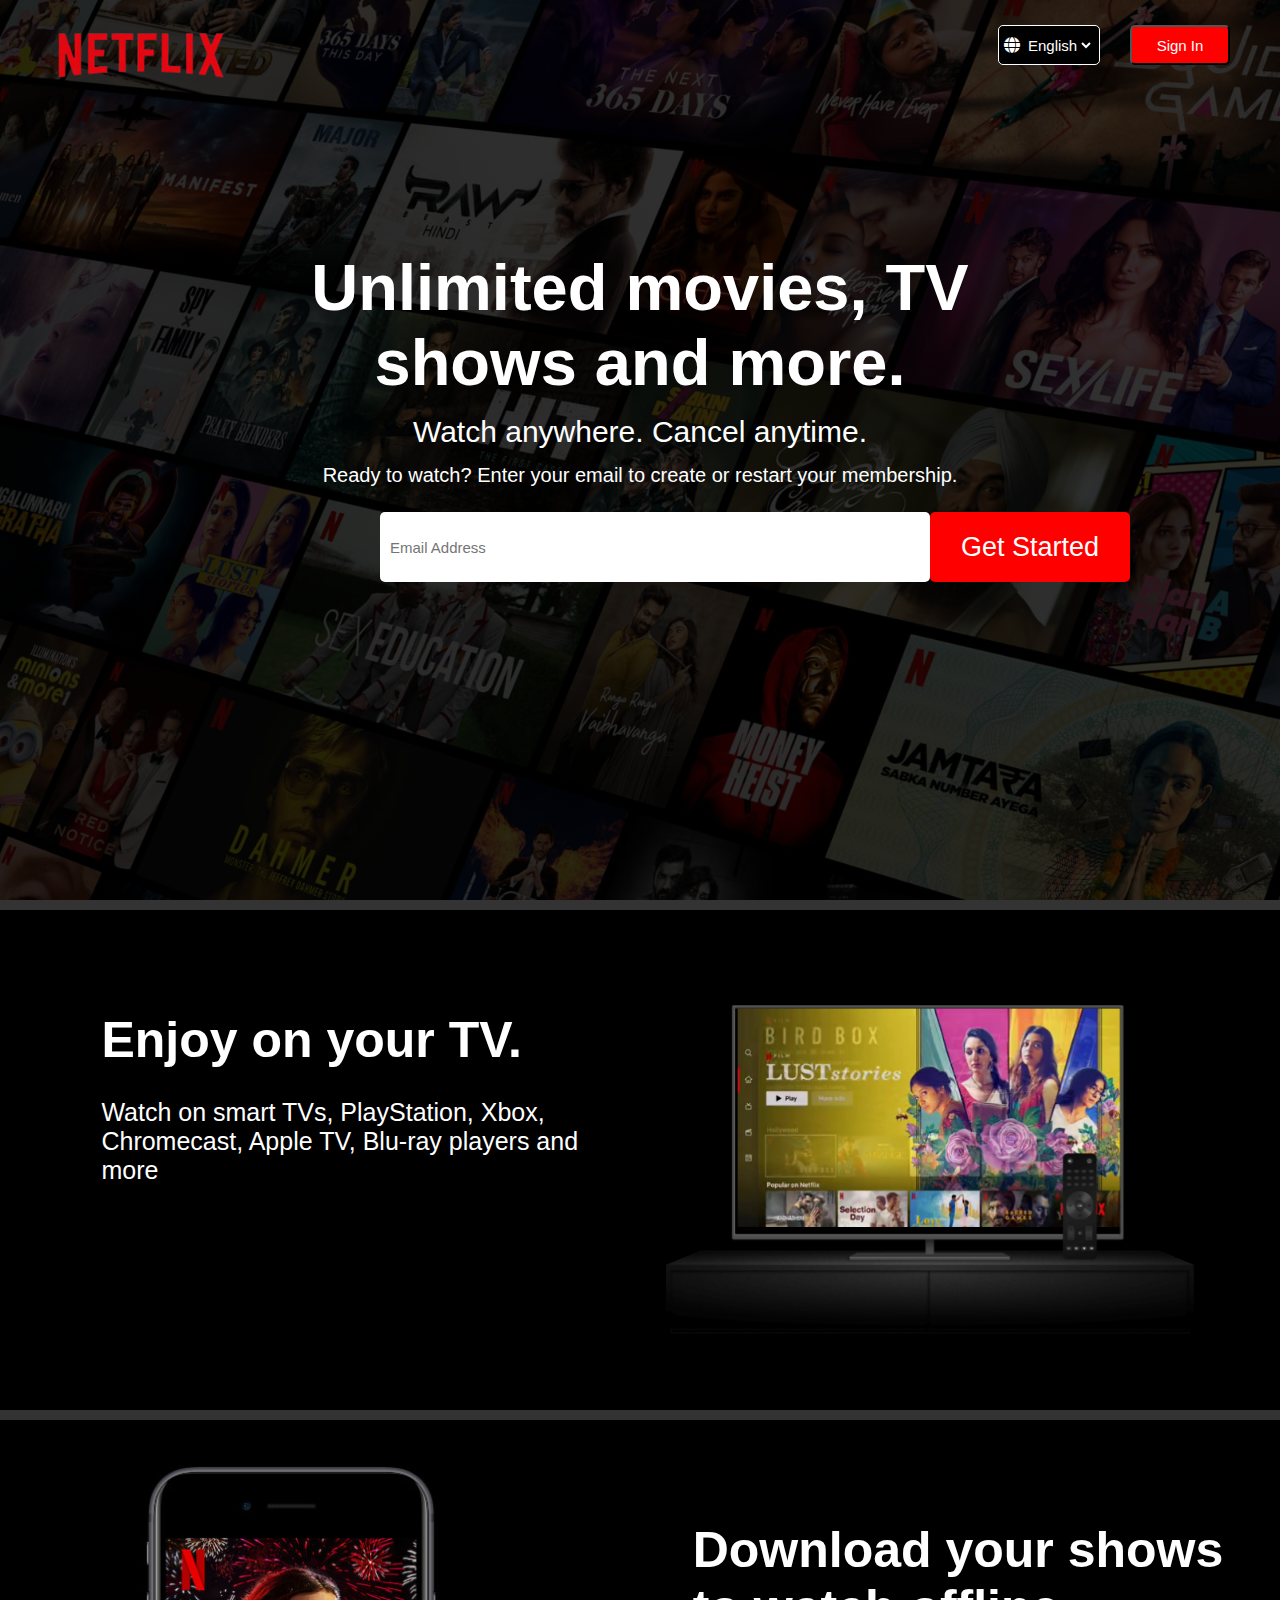
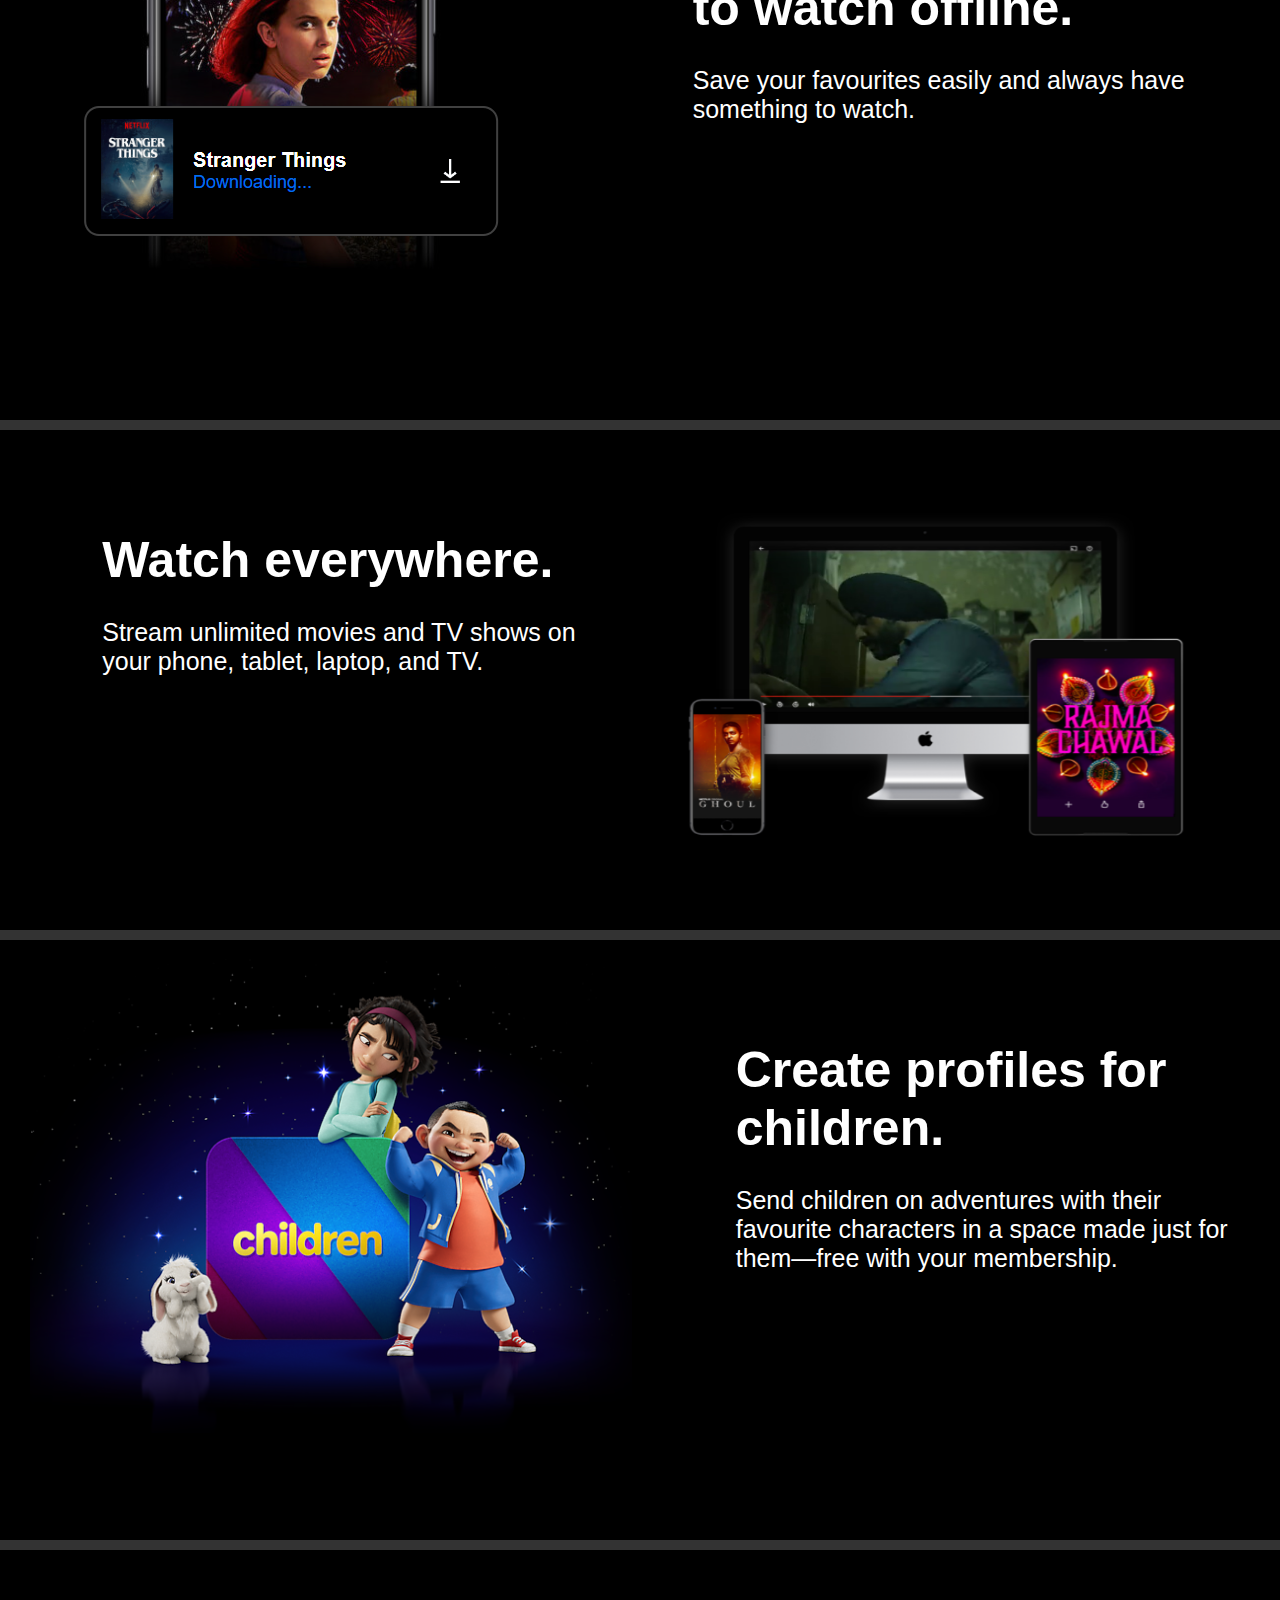
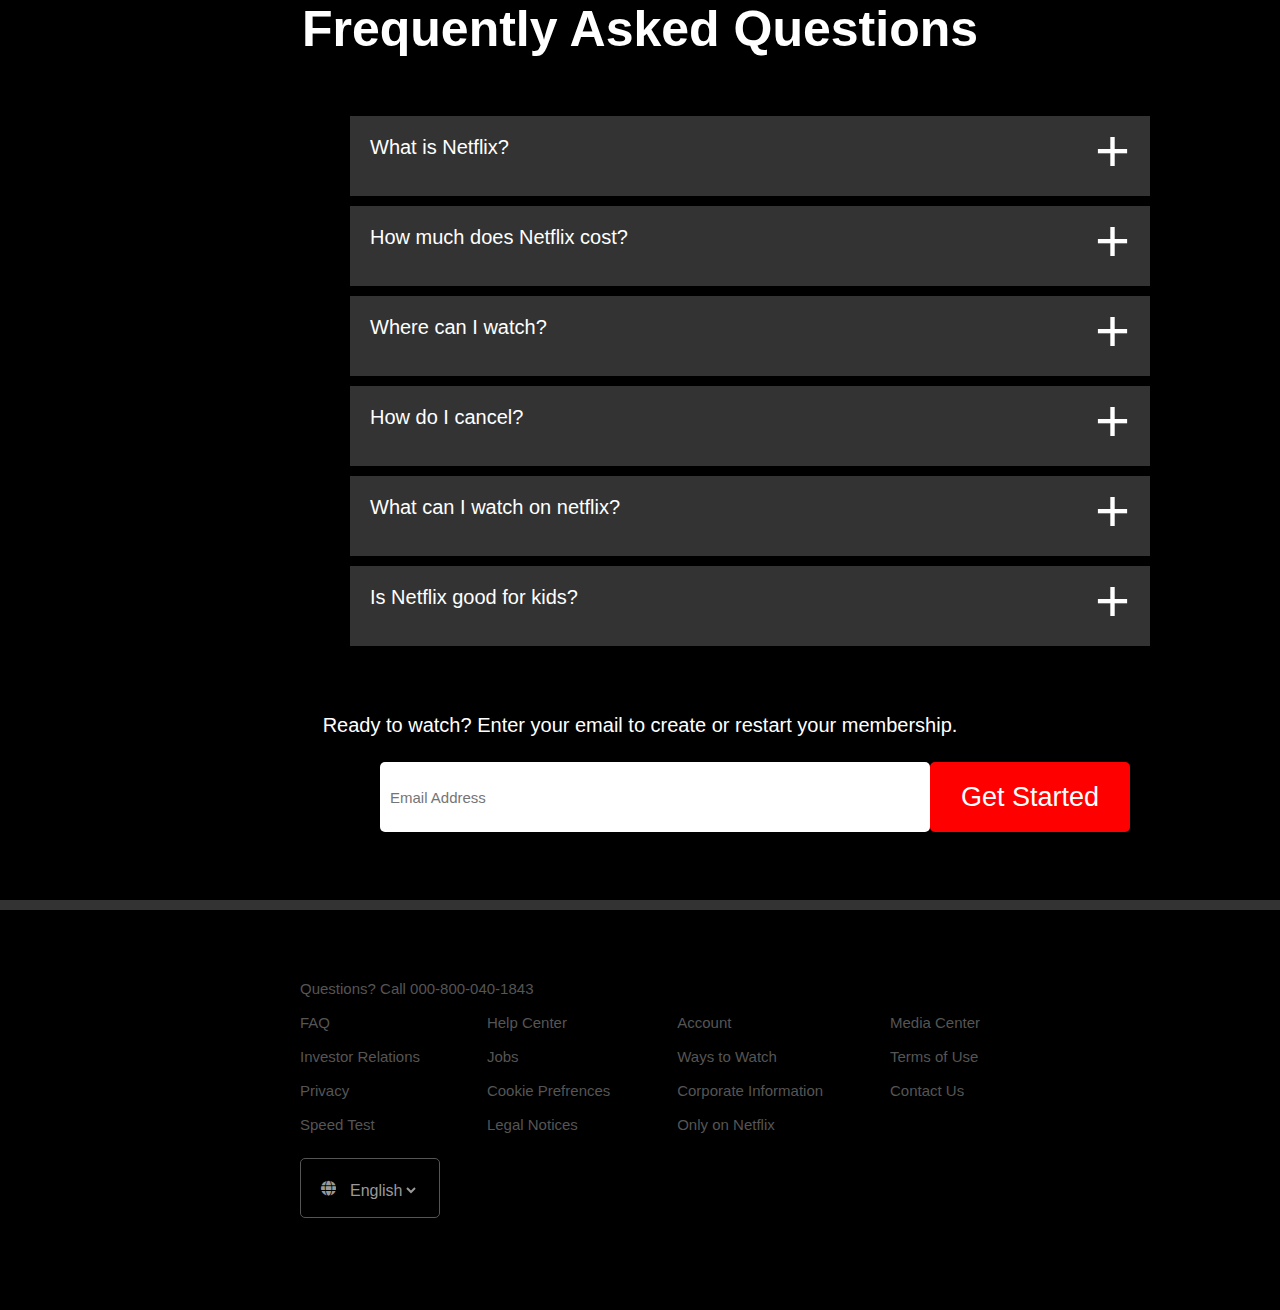
<file: Netflix_Clone_Mini_project/index.html>
<html>
    <head>
        <title>Netflix India</title>
        <link rel='stylesheet' href="style.css">
        <link rel="stylesheet" href="https://cdnjs.cloudflare.com/ajax/libs/font-awesome/6.2.0/css/all.min.css">
        <link rel="icon" href="img/download.jfif"
        

    </head>
    <body>
        <div class="hero">
        <nav class="navbar">
            <img id="land_logo"  src="img/logo.png" alt="image">
            <div class="left_child">
            <div class="lang">
                
                <i class="fa-solid fa-globe"></i>
                
                <select>
                    <option value="English">English</option>
                </select>
            
            </div>
            <div>   
            <button id="btn_land">Sign In</button>
           </div>
            </div>
        </nav>
        <center>
        <div class="form">
        <p id="p1">Unlimited movies, TV<p>
        <p id="p2">shows and more.</p>
        <p id="p3">Watch anywhere. Cancel anytime.</p>
        <p id="p4">Ready to watch? Enter your email to create or restart your membership.</p>
        <center>
        <form>
            <input id="txt" type="text" placeholder="Email Address">
            <input id="btn" type="submit" value="Get Started">
        </form>
    </center>
        </div>
        
    </center>
    </div>
    <div class="divider">

    </div>
    <div class="Shershah">
        <div class="head">
            <h1>Enjoy on your TV.</h1>
            <br>
            
            <p>Watch on smart TVs, PlayStation, Xbox,</p>
                 <p>Chromecast, Apple TV, Blu-ray players and</p>
                 <p>more</p>
        </div>
        <div class="img">
            <img src="img/tv.png">
        </div>
        

    </div>
    <div class="divider">

    </div>
    <div class="para">
        <div class="img2">
            <img src="img/download.PNG">
        </div>
        <div class="head">
            <h1>Download your shows</h1>
            <h1>to watch offline.</h1>
            <br>
            
            <p>Save your favourites easily and always have</p>
                 <p>something to watch.</p>
                 
        </div>
        
        

    </div>
    <div class="divider">

    </div>
    <div class="Shershah">
        <div class="head">
            <h1>Watch everywhere.</h1>
            <br>
            
            <p>Stream unlimited movies and TV shows on</p>
                 <p>your phone, tablet, laptop, and TV.</p>
                 
        </div>
        <div class="img">
            <img src="img/watch_everywhere.PNG">
        </div>
        

    </div>
    <div class="divider">

    </div>
    <div class="para">
        <div class="img2">
            <img src="img/children.PNG">
        </div>
        <div class="head">
            <h1>Create profiles for</h1>
            <h1>children.</h1>
            <br>
            
            <p>Send children on adventures with their</p>
                 <p>favourite characters in a space made just for</p>
                 <p>them—free with your membership.</p>
                 
                 
        </div>
        
        

    </div>
    <div class="divider">

    </div>
    
    <div class="FAQ">

        <h1>Frequently Asked Questions</h1>
        <br>
        
       
        <br>
        <div>
            <p class="ques">What is Netflix?</p>
            <p id="plus">+</p>
        </div>
        
        <div>
            <p class="ques">How much does Netflix cost?</p>
            <p id="plus">+</p>
        </div>
        
        <div>
            <p class="ques">Where can I watch?</p>
            <p id="plus">+</p>
        </div>
        
        <div>
            <p class="ques">How do I cancel?</p>
            <p id="plus">+</p>
        </div>
        
        <div>
            <p class="ques">What can I watch on netflix?</p>
            <p id="plus">+</p>
        </div>
        
        <div>
            <p class="ques">Is Netflix good for kids?</p>
            <p id="plus">+</p>
        </div>
        <br>
        <br>
        <p id="p4">Ready to watch? Enter your email to create or restart your membership.</p>
        <center>
        <form>
            <input id="txt" type="text" placeholder="Email Address">
            <input id="btn" type="submit" value="Get Started">
        </form>
    </center>

    </div>
    <div class="divider">

    </div>
    <div class="footer">
        <p>Questions? Call 000-800-040-1843</p>
        <br>
        <div>
            <div>
                <p>FAQ</p>
                <br>
                <p>Investor Relations</p>
                <br>
                <p>Privacy</p>
                <br>
                <p>Speed Test</p>
            </div>
            <div>
                <p>Help Center</p>
                <br>
                <p>Jobs</p>
                <br>
                <p>Cookie Prefrences</p>
                <br>
                <p>Legal Notices</p>
            </div>
            <div>
                <p>Account</p>
                <br>
                <p>Ways to Watch</p>
                <br>
                <p>Corporate Information</p>
                <br>
                <p>Only on Netflix</p>
            </div>
            <div>
                <p>Media Center</p>
                <br>
                <p>Terms of Use</p>
                <br>
                <p>Contact Us</p>
            </div>
        </div>
        <div class="foot_lang">
                
            <i class="fa-solid fa-globe"></i>
            
            <select>
                <option value="English">English</option>
            </select>
        
        </div>
      

    </div>
    
    
       
    
    </body>
</html>
</file>
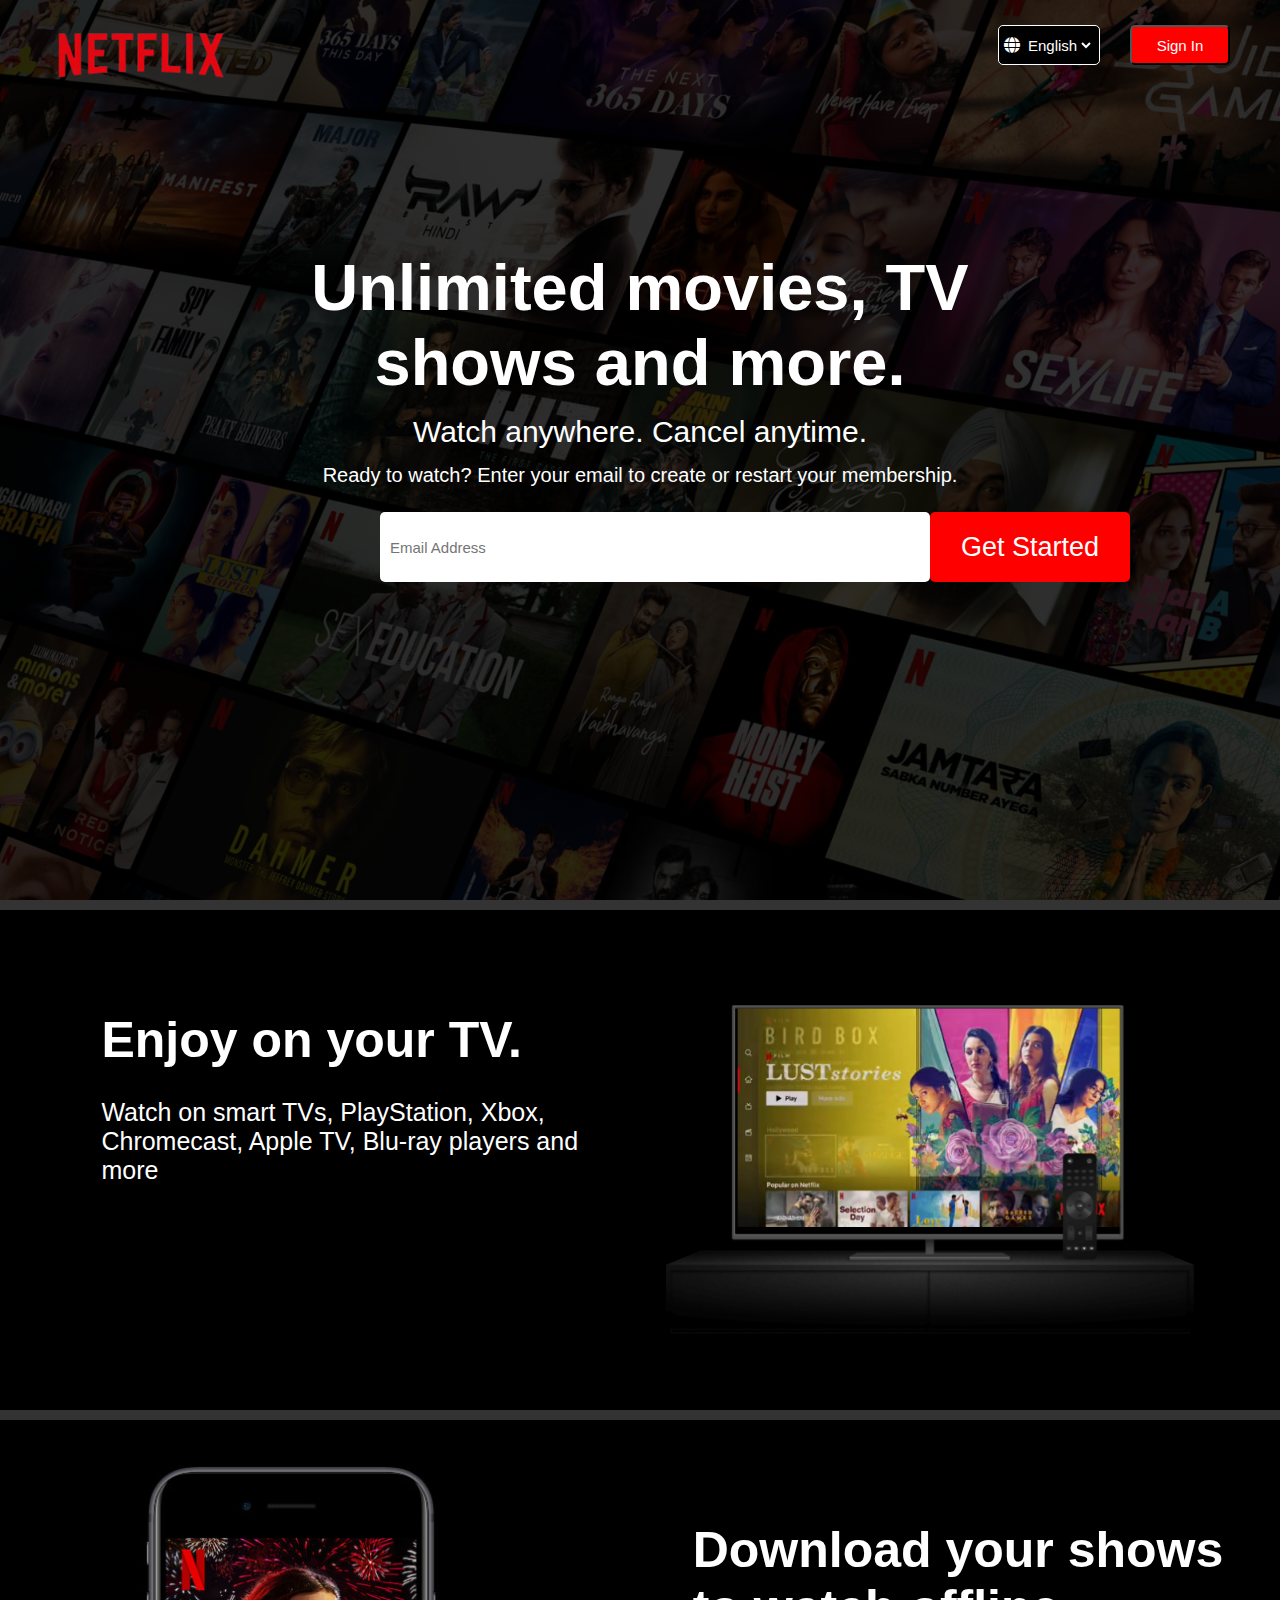
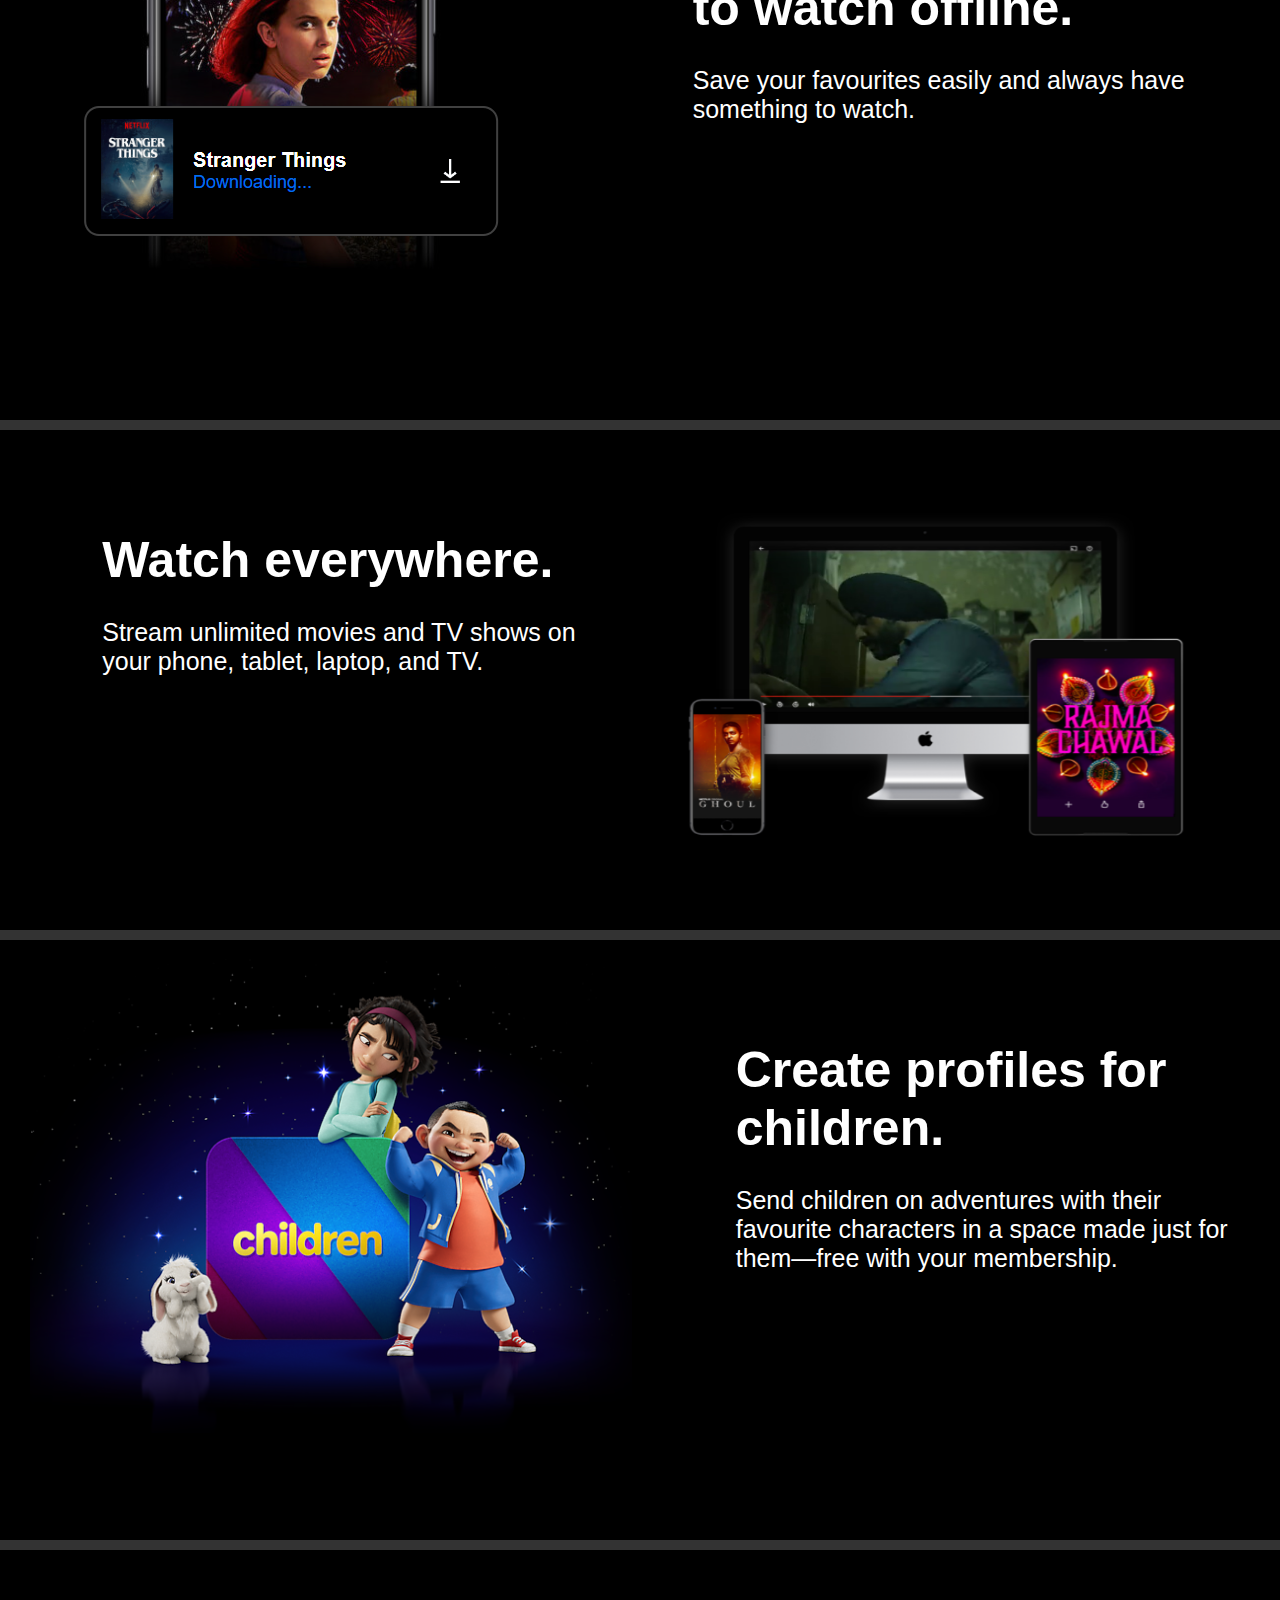
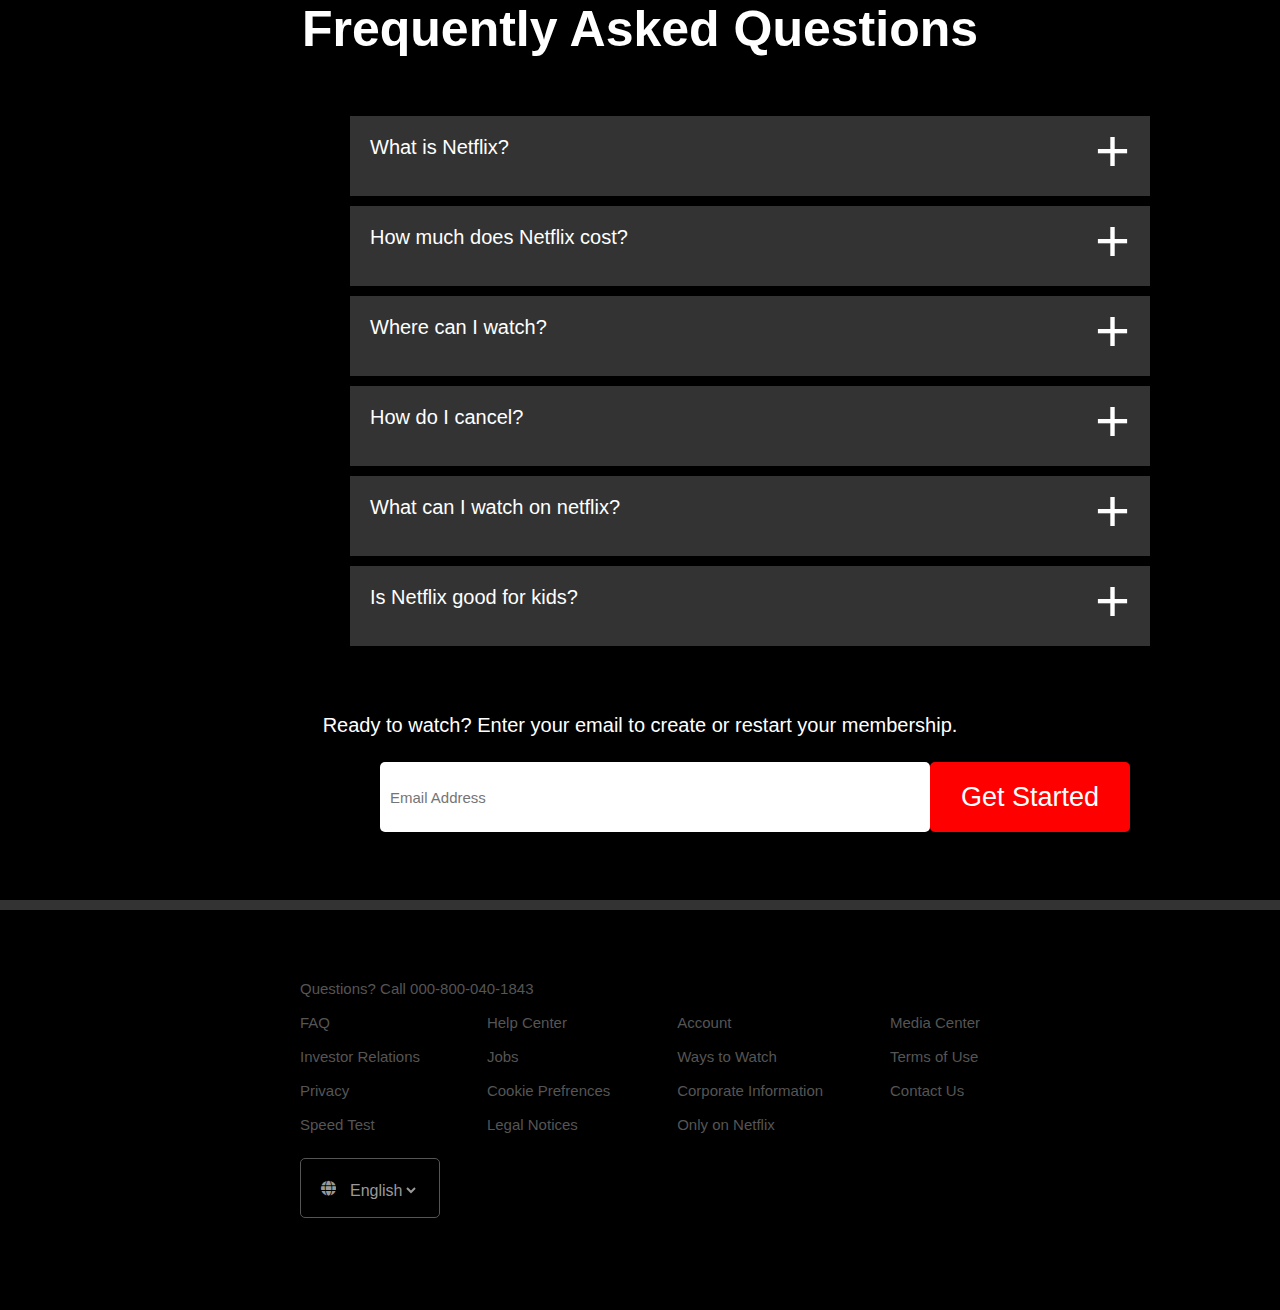
<file: Netflix_Clone_Mini_project/landing_page.html>
<html>
    <head>
        <title>Netflix India</title>
        <link rel='stylesheet' href="style.css">
        <link rel="stylesheet" href="https://cdnjs.cloudflare.com/ajax/libs/font-awesome/6.2.0/css/all.min.css">
        <link rel="icon" href="img/download.jfif"
        

    </head>
    <body>
        <div class="hero">
        <nav class="navbar">
            <img id="land_logo"  src="img/logo.png" alt="image">
            <div class="left_child">
            <div class="lang">
                
                <i class="fa-solid fa-globe"></i>
                
                <select>
                    <option value="English">English</option>
                </select>
            
            </div>
            <div>   
            <button id="btn_land">Sign In</button>
           </div>
            </div>
        </nav>
        <center>
        <div class="form">
        <p id="p1">Unlimited movies, TV<p>
        <p id="p2">shows and more.</p>
        <p id="p3">Watch anywhere. Cancel anytime.</p>
        <p id="p4">Ready to watch? Enter your email to create or restart your membership.</p>
        <center>
        <form>
            <input id="txt" type="text" placeholder="Email Address">
            <input id="btn" type="submit" value="Get Started">
        </form>
    </center>
        </div>
        
    </center>
    </div>
    <div class="divider">

    </div>
    <div class="Shershah">
        <div class="head">
            <h1>Enjoy on your TV.</h1>
            <br>
            
            <p>Watch on smart TVs, PlayStation, Xbox,</p>
                 <p>Chromecast, Apple TV, Blu-ray players and</p>
                 <p>more</p>
        </div>
        <div class="img">
            <img src="img/tv.png">
        </div>
        

    </div>
    <div class="divider">

    </div>
    <div class="para">
        <div class="img2">
            <img src="img/download.PNG">
        </div>
        <div class="head">
            <h1>Download your shows</h1>
            <h1>to watch offline.</h1>
            <br>
            
            <p>Save your favourites easily and always have</p>
                 <p>something to watch.</p>
                 
        </div>
        
        

    </div>
    <div class="divider">

    </div>
    <div class="Shershah">
        <div class="head">
            <h1>Watch everywhere.</h1>
            <br>
            
            <p>Stream unlimited movies and TV shows on</p>
                 <p>your phone, tablet, laptop, and TV.</p>
                 
        </div>
        <div class="img">
            <img src="img/watch_everywhere.PNG">
        </div>
        

    </div>
    <div class="divider">

    </div>
    <div class="para">
        <div class="img2">
            <img src="img/children.PNG">
        </div>
        <div class="head">
            <h1>Create profiles for</h1>
            <h1>children.</h1>
            <br>
            
            <p>Send children on adventures with their</p>
                 <p>favourite characters in a space made just for</p>
                 <p>them—free with your membership.</p>
                 
                 
        </div>
        
        

    </div>
    <div class="divider">

    </div>
    
    <div class="FAQ">

        <h1>Frequently Asked Questions</h1>
        <br>
        
       
        <br>
        <div>
            <p class="ques">What is Netflix?</p>
            <p id="plus">+</p>
        </div>
        
        <div>
            <p class="ques">How much does Netflix cost?</p>
            <p id="plus">+</p>
        </div>
        
        <div>
            <p class="ques">Where can I watch?</p>
            <p id="plus">+</p>
        </div>
        
        <div>
            <p class="ques">How do I cancel?</p>
            <p id="plus">+</p>
        </div>
        
        <div>
            <p class="ques">What can I watch on netflix?</p>
            <p id="plus">+</p>
        </div>
        
        <div>
            <p class="ques">Is Netflix good for kids?</p>
            <p id="plus">+</p>
        </div>
        <br>
        <br>
        <p id="p4">Ready to watch? Enter your email to create or restart your membership.</p>
        <center>
        <form>
            <input id="txt" type="text" placeholder="Email Address">
            <input id="btn" type="submit" value="Get Started">
        </form>
    </center>

    </div>
    <div class="divider">

    </div>
    <div class="footer">
        <p>Questions? Call 000-800-040-1843</p>
        <br>
        <div>
            <div>
                <p>FAQ</p>
                <br>
                <p>Investor Relations</p>
                <br>
                <p>Privacy</p>
                <br>
                <p>Speed Test</p>
            </div>
            <div>
                <p>Help Center</p>
                <br>
                <p>Jobs</p>
                <br>
                <p>Cookie Prefrences</p>
                <br>
                <p>Legal Notices</p>
            </div>
            <div>
                <p>Account</p>
                <br>
                <p>Ways to Watch</p>
                <br>
                <p>Corporate Information</p>
                <br>
                <p>Only on Netflix</p>
            </div>
            <div>
                <p>Media Center</p>
                <br>
                <p>Terms of Use</p>
                <br>
                <p>Contact Us</p>
            </div>
        </div>
        <div class="foot_lang">
                
            <i class="fa-solid fa-globe"></i>
            
            <select>
                <option value="English">English</option>
            </select>
        
        </div>
      

    </div>
    
    
       
    
    </body>
</html>
</file>
<file: Netflix_Clone_Mini_project/style.css>
*{
    margin: 0;
    padding: 0;
    box-sizing: border-box;
}
.hero{
    background-image:linear-gradient(45deg,rgba(0,0,0,0.8) ,rgba(0,0,0,0.73)),url('img/netflix_home_bg.jpg');
    background-size: cover;
    background-position: center;
    background-repeat: no-repeat;
    height: 100vh;
    width: 100%;
    
}
#land_logo{
    padding: 5px;
    margin-left: 50px;
    margin-top: 25px ;
    height: 60px;
    
}
.lang select{
    background-color: black;
    color: white;
    outline: none;
    border: none;
    margin-top: 5px;
    
    font-size: 15px;
}
.foot_lang select{
    background-color: black;
    color: #999;
    outline: none;
    border: none;
    padding-left: 10px;
    font-size: 16px;
    width: 200px;
}
.foot_lang i{
    padding-top: 17px;
    padding-left: 20px;
   
}
.foot_lang {
    color: #999;

    background-color:black;
    padding-top: 5px;
    margin-right: 30px;
    padding-right: 30px;
    margin-top: 25px ;
    height: 60px;
    width: 140px;
    border: 1px solid #555;
    border-radius: 5px;
}

.lang{
    color: white;
    
    background-color: black;
    padding: 5px;
    margin-right: 30px;
    margin-top: 25px ;
    height: 40px;
    border: 1px solid white;
    border-radius: 5px;
    
}

#btn_land{
    border-radius: 5px;
    padding: 5px;
    margin-right: 50px;
    margin-top: 25px ;
    height: 40px;
    width: 100px;
    background-color: red;
    color: white;
    font-size: 15px;
    
     
}
.form{
    color: white;
    text-align: center;
    
    font-family: Arial, Helvetica, sans-serif;
   
    height: 600px;
}
.form #p1{
    padding-top: 170px;
    font-weight: bold;
    font-size: 65px;
}
.form #p2{
    font-weight: bold;
    font-size: 65px;
}
.form #p3{
    font-size: 30px;
    margin-top: 15px;
}
.form #p4{
    font-size: 20px;
    margin-top: 15px;
}
form{
    margin-top: 25px;
    display: flex;
    margin-left: 380px;
    margin-right: auto;
    padding: 0;

}
#txt{
    width:550px;
    height: 70px;
    outline: none;
    border-radius: 5px;
    color: black;
    border: none;
    font-size: 15px;
   
    padding-left: 10px;
}
#btn{
    width:200px;
    
    height: 70px;
    background-color: red;
    outline: none;
    border-radius: 5px;
    color: white;
    border: none;
    font-size: 27px;
}
.left_child{
    text-align: right;
    display: flex;
    
}
.navbar{
    height: 80px;
    display: flex;
    justify-content: space-between;
    width: 100%;

}
.divider{
    background-color: #333;
    height: 10px;
}
.shershah{
    display: flex;
    height: 500px; ;
    width: 100%;
    background-color: black;
    color: white;
    justify-content: space-around;
}
.shershah .img img{
    height: 400px;
    width: 600px;
    margin-top: 50px;
    margin-right: 50px;
}
.shershah .head {
    margin-top: 50px;
    padding: 4%;
    font-family: Arial, Helvetica, sans-serif;
    font-size: 25px;
    margin-left: 50px;
    

}
.para{
    display: flex;
    height: 600px; ;
    width: 100%;
    background-color: black;
    color: white;
    justify-content: space-around;
    
}
.para .head {
    margin-top: 50px;
    padding: 4%;
    font-family: Arial, Helvetica, sans-serif;
    font-size: 25px;
    margin-left: 50px;
    

}
.para img2{
    height: 200px;
    width: 200px;
    margin-top: 50px;
    margin-left: 50px;
    margin-bottom: 50px;

}

.FAQ{
    height: 950px;
    width: 100%;
    background-color: black;
    color: white;
    font-family: Arial, Helvetica, sans-serif;
    font-size: 25px;
    padding-top: 50px;
    text-align: center;
    
}
.FAQ div{
    justify-content: space-between;
    display: flex;
    
    padding-left: 20px;
    padding-right: 20px;
    height: 80px;
    background-color: #333;
    width: 800px;
    margin-left: 350px;
    margin-bottom: 10px;

}
.FAQ #plus{
    padding-top: 0px;
    font-size: 60px;
}
.FAQ .ques{
   padding-top: 20px;
}
.FAQ p{
    font-size: 20px;
}
.footer{
    height: 400px;
    background-color:black;
    color:#555;
    padding-left:300px;
    padding-right: 300px;
    padding-top:70px ;
    font-family: Arial, Helvetica, sans-serif;
    font-size: 15px;
}
.footer >div{
    display: flex;
    justify-content: space-between;
}
</file>
